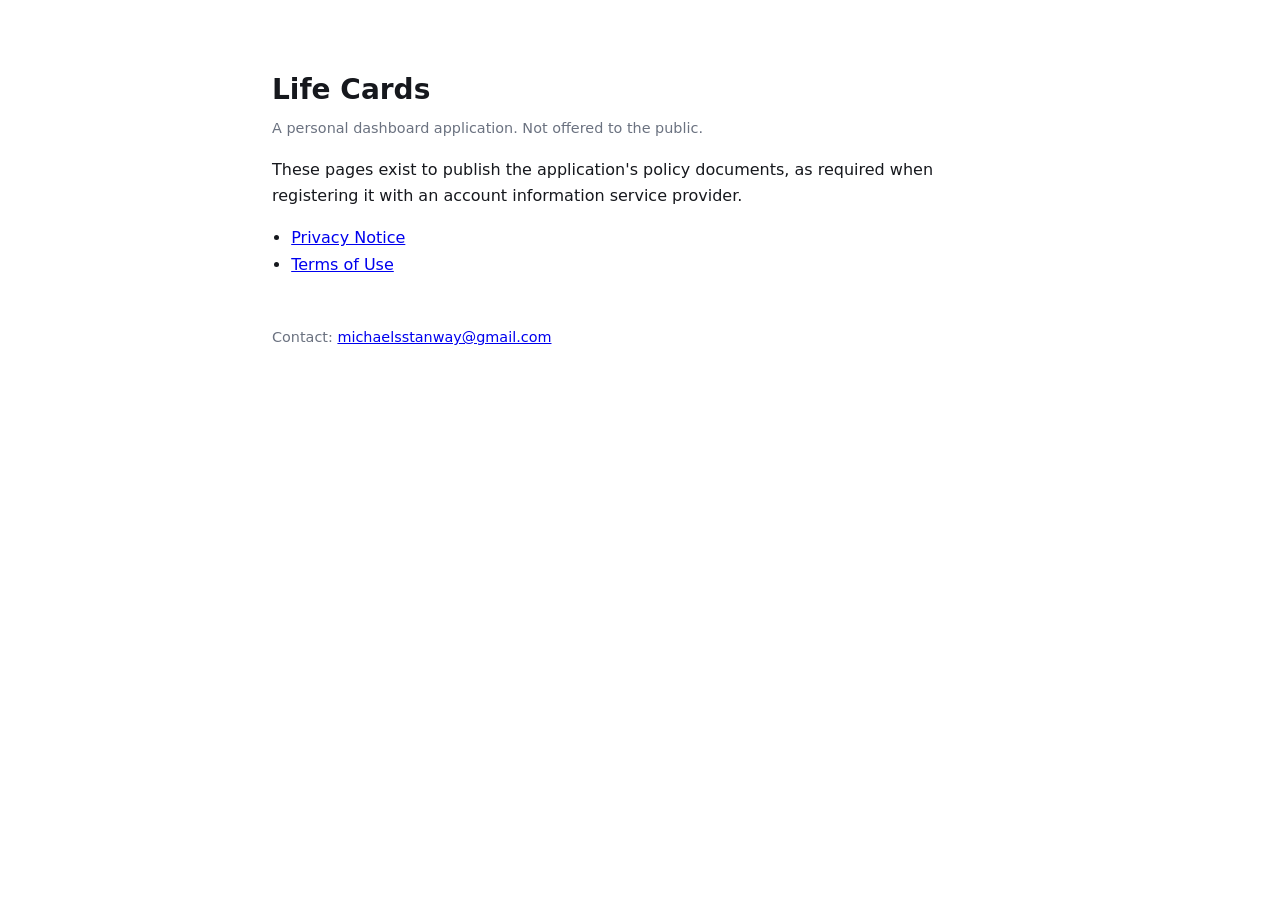
<file: index.html>
<!doctype html>
<html lang="en"><head><meta charset="utf-8">
<meta name="viewport" content="width=device-width, initial-scale=1">
<title>Life Cards</title>
<link rel="stylesheet" href="style.css"></head><body>
<h1>Life Cards</h1>
<p class="meta">A personal dashboard application. Not offered to the public.</p>
<p>These pages exist to publish the application's policy documents, as required when registering it with an account information service provider.</p>
<ul>
  <li><a href="privacy.html">Privacy Notice</a></li>
  <li><a href="terms.html">Terms of Use</a></li>
</ul>
<footer>Contact: <a href="mailto:michaelsstanway@gmail.com">michaelsstanway@gmail.com</a></footer>
</body></html>
</file>
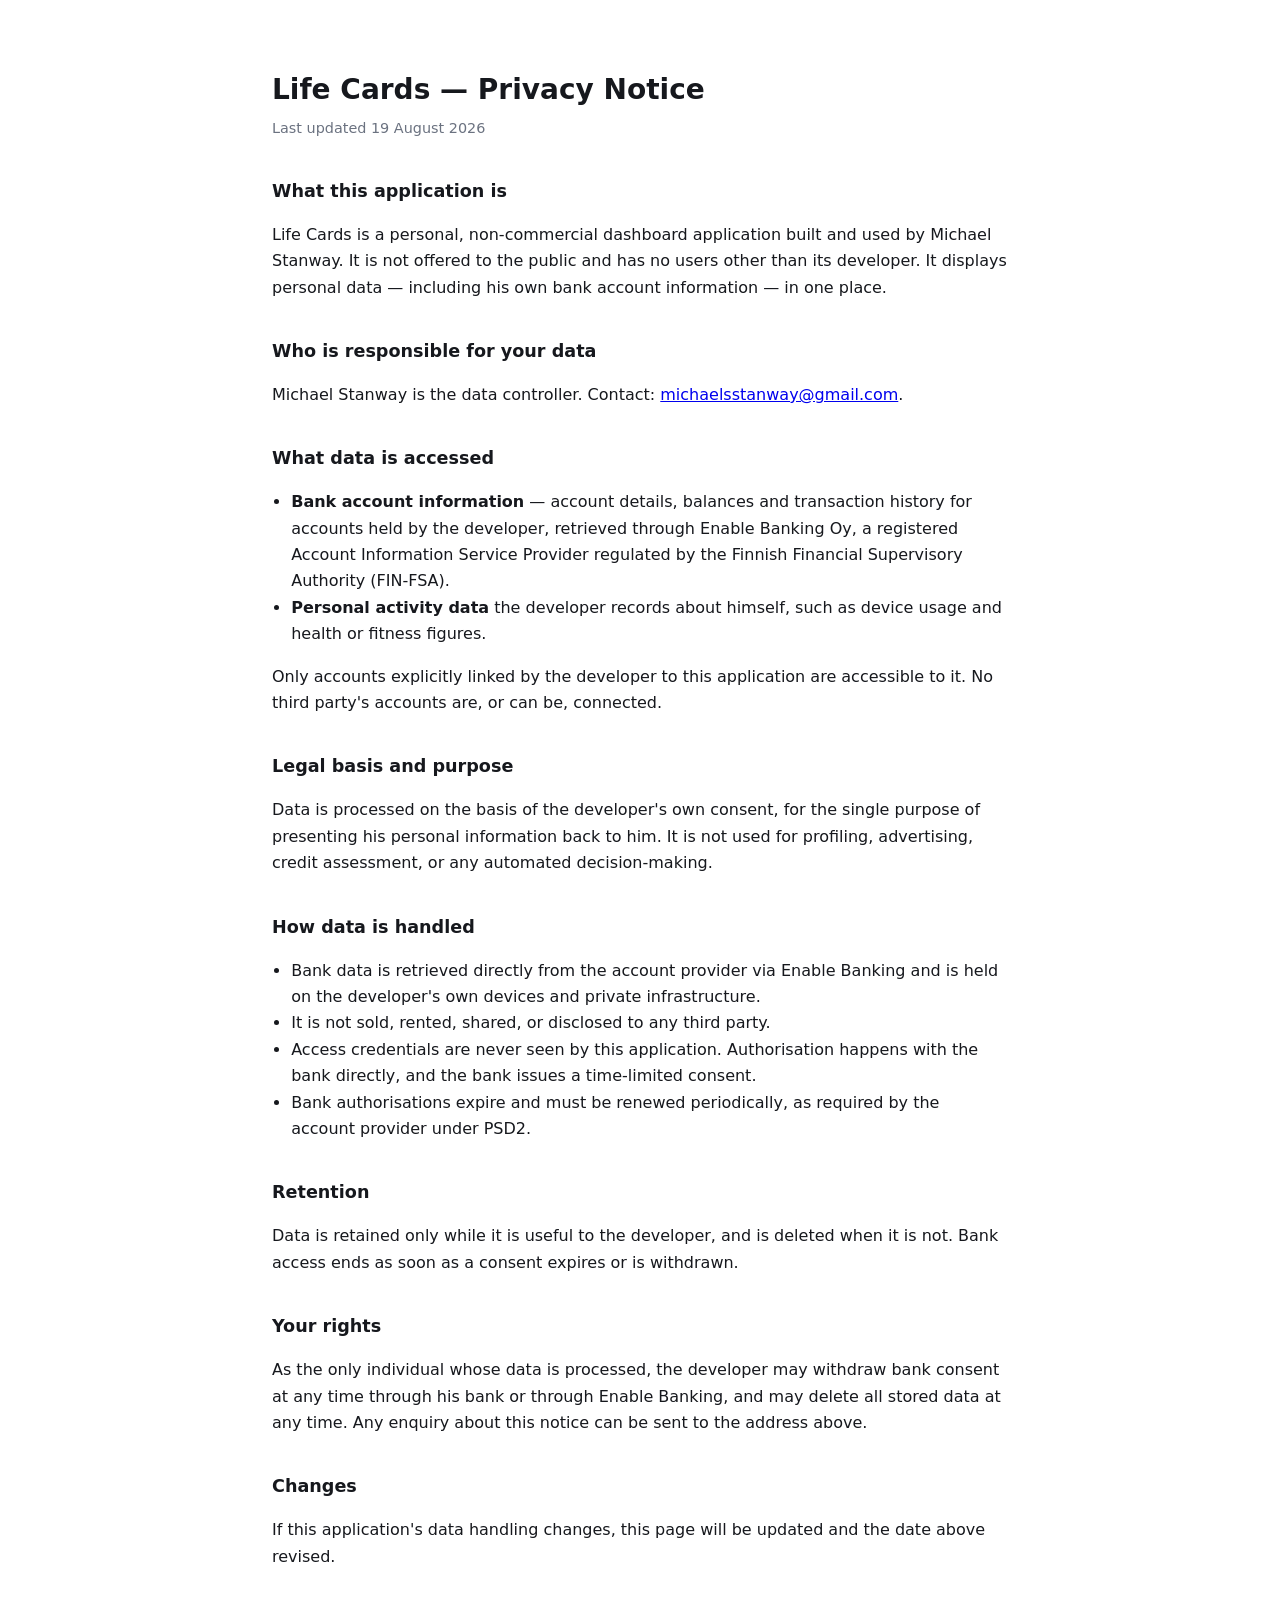
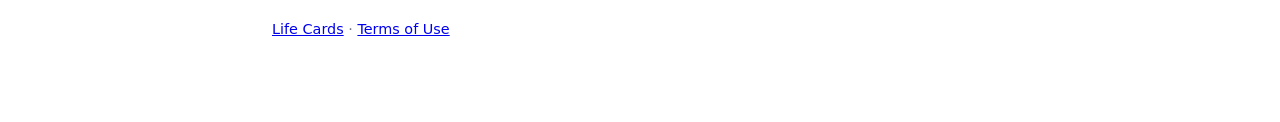
<file: privacy.html>
<!doctype html>
<html lang="en"><head><meta charset="utf-8">
<meta name="viewport" content="width=device-width, initial-scale=1">
<title>Life Cards — Privacy Notice</title>
<link rel="stylesheet" href="style.css"></head><body>

<h1>Life Cards — Privacy Notice</h1>
<p class="meta">Last updated 19 August 2026</p>

<h2>What this application is</h2>
<p>Life Cards is a personal, non-commercial dashboard application built and used by Michael Stanway. It is not offered to the public and has no users other than its developer. It displays personal data — including his own bank account information — in one place.</p>

<h2>Who is responsible for your data</h2>
<p>Michael Stanway is the data controller. Contact: <a href="mailto:michaelsstanway@gmail.com">michaelsstanway@gmail.com</a>.</p>

<h2>What data is accessed</h2>
<ul>
  <li><strong>Bank account information</strong> — account details, balances and transaction history for accounts held by the developer, retrieved through Enable Banking Oy, a registered Account Information Service Provider regulated by the Finnish Financial Supervisory Authority (FIN-FSA).</li>
  <li><strong>Personal activity data</strong> the developer records about himself, such as device usage and health or fitness figures.</li>
</ul>
<p>Only accounts explicitly linked by the developer to this application are accessible to it. No third party's accounts are, or can be, connected.</p>

<h2>Legal basis and purpose</h2>
<p>Data is processed on the basis of the developer's own consent, for the single purpose of presenting his personal information back to him. It is not used for profiling, advertising, credit assessment, or any automated decision-making.</p>

<h2>How data is handled</h2>
<ul>
  <li>Bank data is retrieved directly from the account provider via Enable Banking and is held on the developer's own devices and private infrastructure.</li>
  <li>It is not sold, rented, shared, or disclosed to any third party.</li>
  <li>Access credentials are never seen by this application. Authorisation happens with the bank directly, and the bank issues a time-limited consent.</li>
  <li>Bank authorisations expire and must be renewed periodically, as required by the account provider under PSD2.</li>
</ul>

<h2>Retention</h2>
<p>Data is retained only while it is useful to the developer, and is deleted when it is not. Bank access ends as soon as a consent expires or is withdrawn.</p>

<h2>Your rights</h2>
<p>As the only individual whose data is processed, the developer may withdraw bank consent at any time through his bank or through Enable Banking, and may delete all stored data at any time. Any enquiry about this notice can be sent to the address above.</p>

<h2>Changes</h2>
<p>If this application's data handling changes, this page will be updated and the date above revised.</p>

<footer><a href="./">Life Cards</a> · <a href="terms.html">Terms of Use</a></footer>
</body></html>
</file>
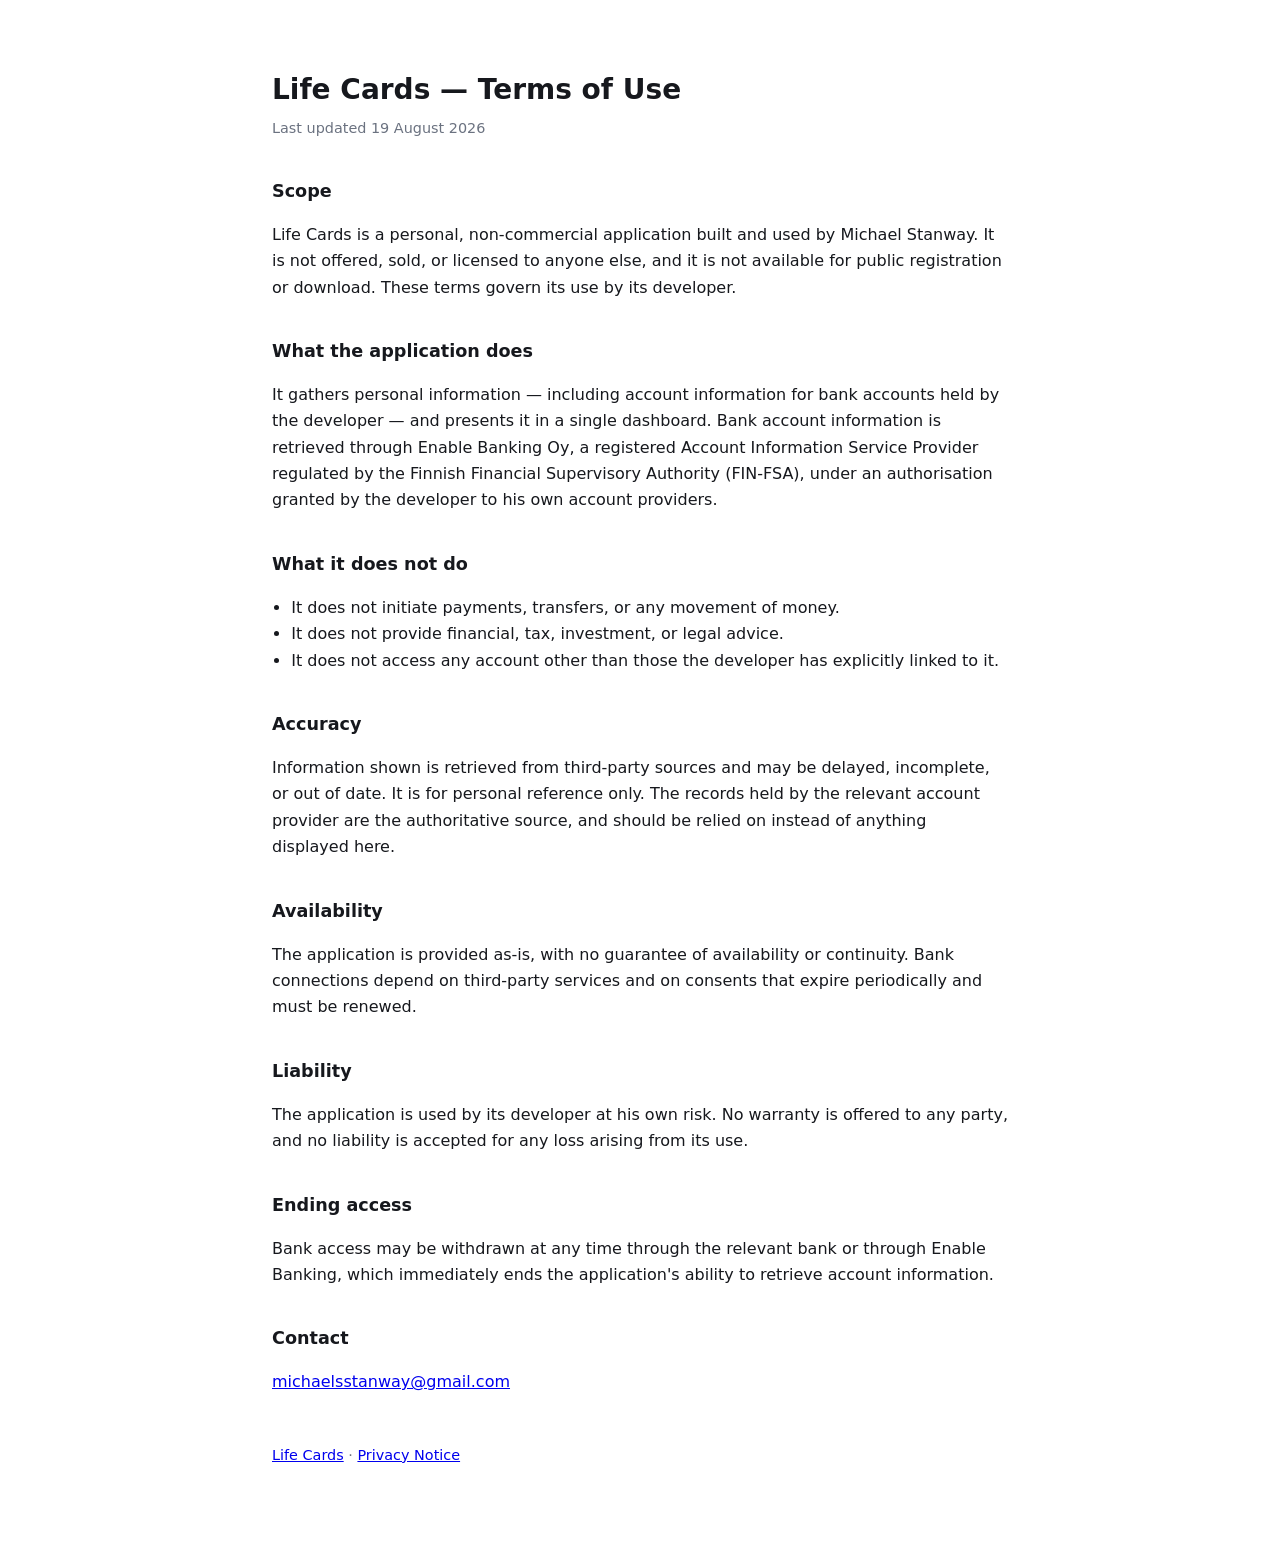
<file: terms.html>
<!doctype html>
<html lang="en"><head><meta charset="utf-8">
<meta name="viewport" content="width=device-width, initial-scale=1">
<title>Life Cards — Terms of Use</title>
<link rel="stylesheet" href="style.css"></head><body>

<h1>Life Cards — Terms of Use</h1>
<p class="meta">Last updated 19 August 2026</p>

<h2>Scope</h2>
<p>Life Cards is a personal, non-commercial application built and used by Michael Stanway. It is not offered, sold, or licensed to anyone else, and it is not available for public registration or download. These terms govern its use by its developer.</p>

<h2>What the application does</h2>
<p>It gathers personal information — including account information for bank accounts held by the developer — and presents it in a single dashboard. Bank account information is retrieved through Enable Banking Oy, a registered Account Information Service Provider regulated by the Finnish Financial Supervisory Authority (FIN-FSA), under an authorisation granted by the developer to his own account providers.</p>

<h2>What it does not do</h2>
<ul>
  <li>It does not initiate payments, transfers, or any movement of money.</li>
  <li>It does not provide financial, tax, investment, or legal advice.</li>
  <li>It does not access any account other than those the developer has explicitly linked to it.</li>
</ul>

<h2>Accuracy</h2>
<p>Information shown is retrieved from third-party sources and may be delayed, incomplete, or out of date. It is for personal reference only. The records held by the relevant account provider are the authoritative source, and should be relied on instead of anything displayed here.</p>

<h2>Availability</h2>
<p>The application is provided as-is, with no guarantee of availability or continuity. Bank connections depend on third-party services and on consents that expire periodically and must be renewed.</p>

<h2>Liability</h2>
<p>The application is used by its developer at his own risk. No warranty is offered to any party, and no liability is accepted for any loss arising from its use.</p>

<h2>Ending access</h2>
<p>Bank access may be withdrawn at any time through the relevant bank or through Enable Banking, which immediately ends the application's ability to retrieve account information.</p>

<h2>Contact</h2>
<p><a href="mailto:michaelsstanway@gmail.com">michaelsstanway@gmail.com</a></p>

<footer><a href="./">Life Cards</a> · <a href="privacy.html">Privacy Notice</a></footer>
</body></html>
</file>
<file: style.css>
:root { color-scheme: light dark; }
body { font: 16px/1.65 -apple-system, BlinkMacSystemFont, "Segoe UI", system-ui, sans-serif;
  max-width: 46rem; margin: 0 auto; padding: 3rem 1.25rem 5rem; color: #16181d; background: #fff; }
@media (prefers-color-scheme: dark) { body { color: #e6e8ec; background: #131519; } a { color: #7fb2ff; } }
h1 { font-size: 1.75rem; margin-bottom: .25rem; }
h2 { font-size: 1.1rem; margin-top: 2.25rem; }
.meta { color: #6b7280; font-size: .9rem; margin-top: 0; }
ul { padding-left: 1.2rem; }
footer { margin-top: 3rem; font-size: .9rem; color: #6b7280; }
</file>
